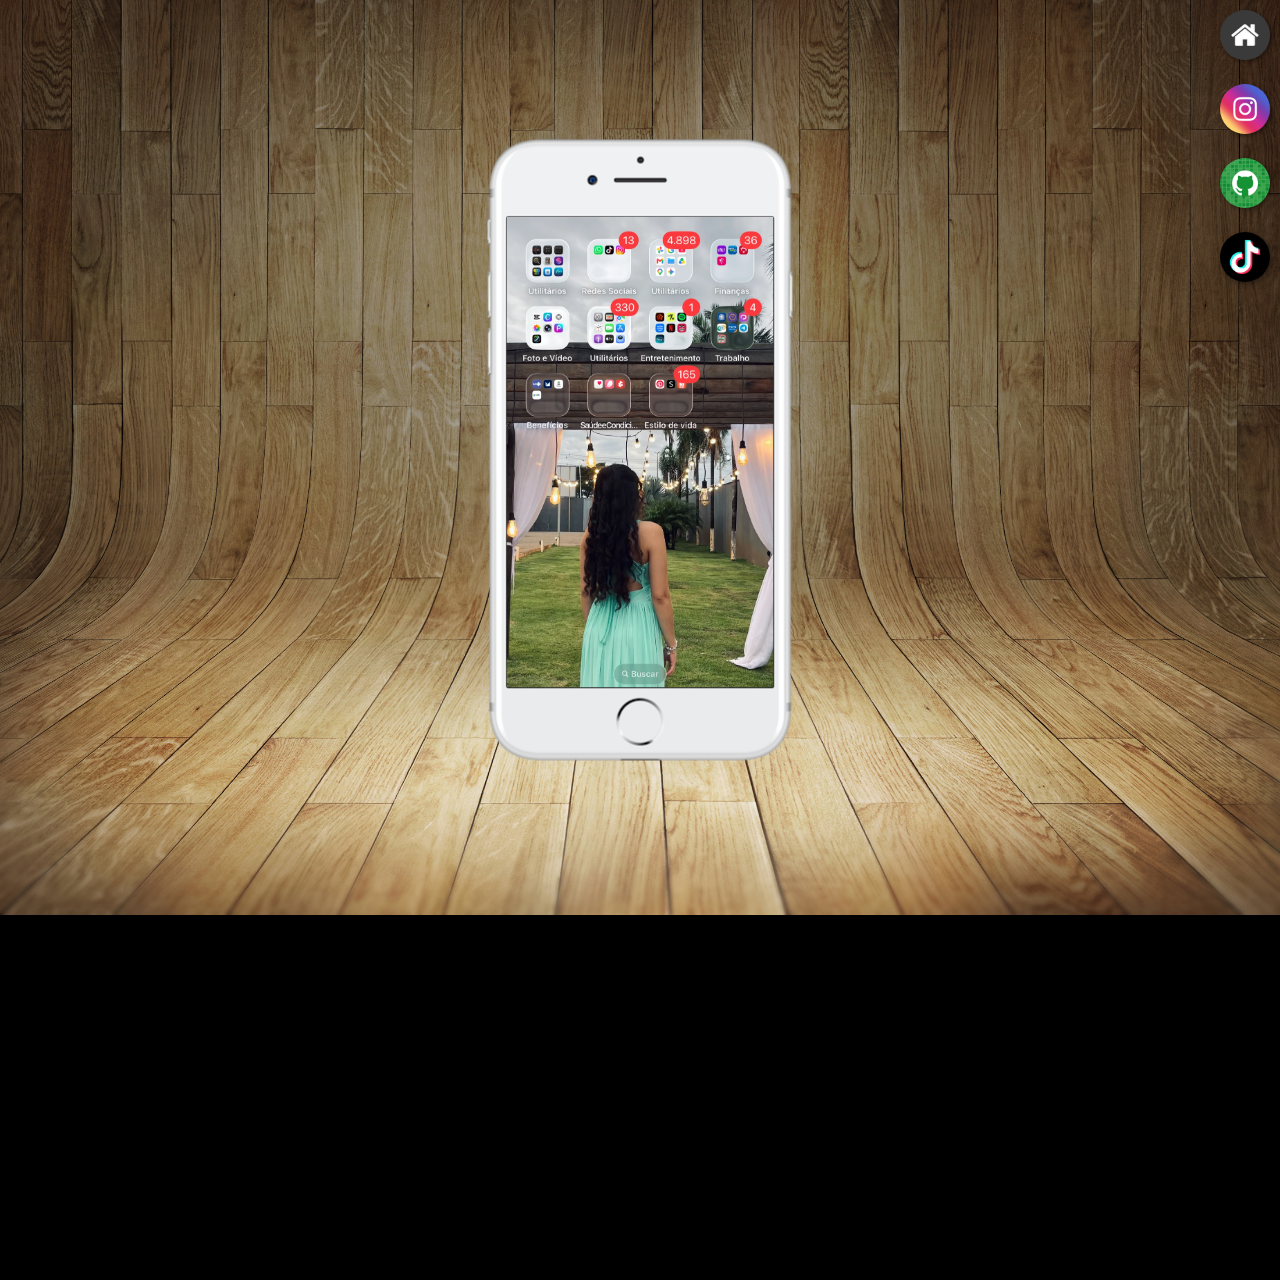
<file: index.html>
<!DOCTYPE html>
<html lang="pt-br">
<head>
    <meta charset="UTF-8">
    <meta name="viewport" content="width=device-width, initial-scale=1.0">
    <link rel="shortcut icon" href="favicon.ico" type="image/x-icon">
    <link rel="stylesheet" href="estilo/style.css">
    <title>Projetos Redes Sociais </title>
</head>
<body>
  <main>
    <section id="telefone">
        <iframe  src="home.html" name="tela"  id=tela frameborder="0">
          Seu navegador não é compatível com isso.
        </iframe>

    </section>
    <section id="redes-sociais">
      <a href="home.html" target="tela"> <img src="imagens/logo-home.jpg" alt="home"></a><br>
      <a href="insta.html" target="tela"><img src="imagens/logo-instagram.jpg" alt="insta"></a><br>
      <a href="github.html" target="tela"><img src="imagens/logo-github.jpg" alt="github"></a><br>
      <a href="tiktok.html" target="tela"> <img src="imagens/logo-tiktok.jpeg" alt="tiktok"></a><br>
      
    
  
    </section>
  </main>  
</body>
</html>
</file>
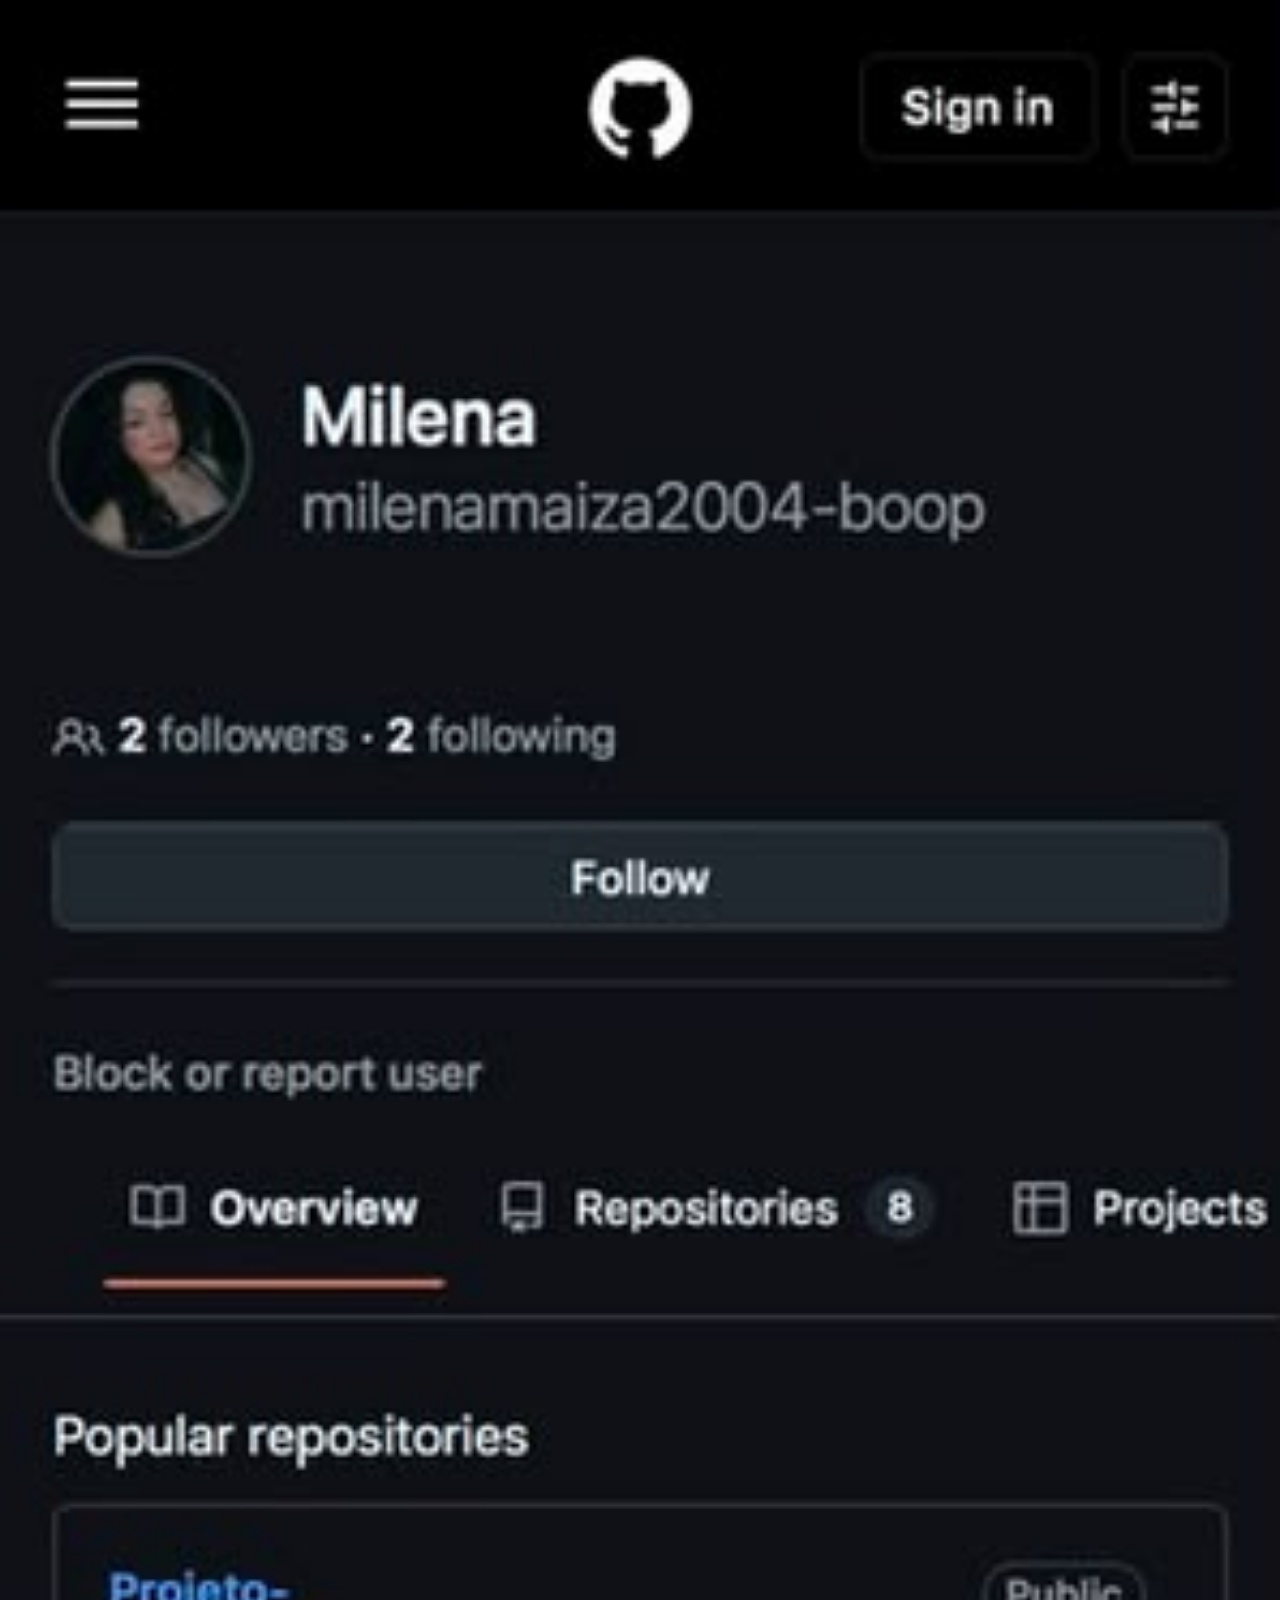
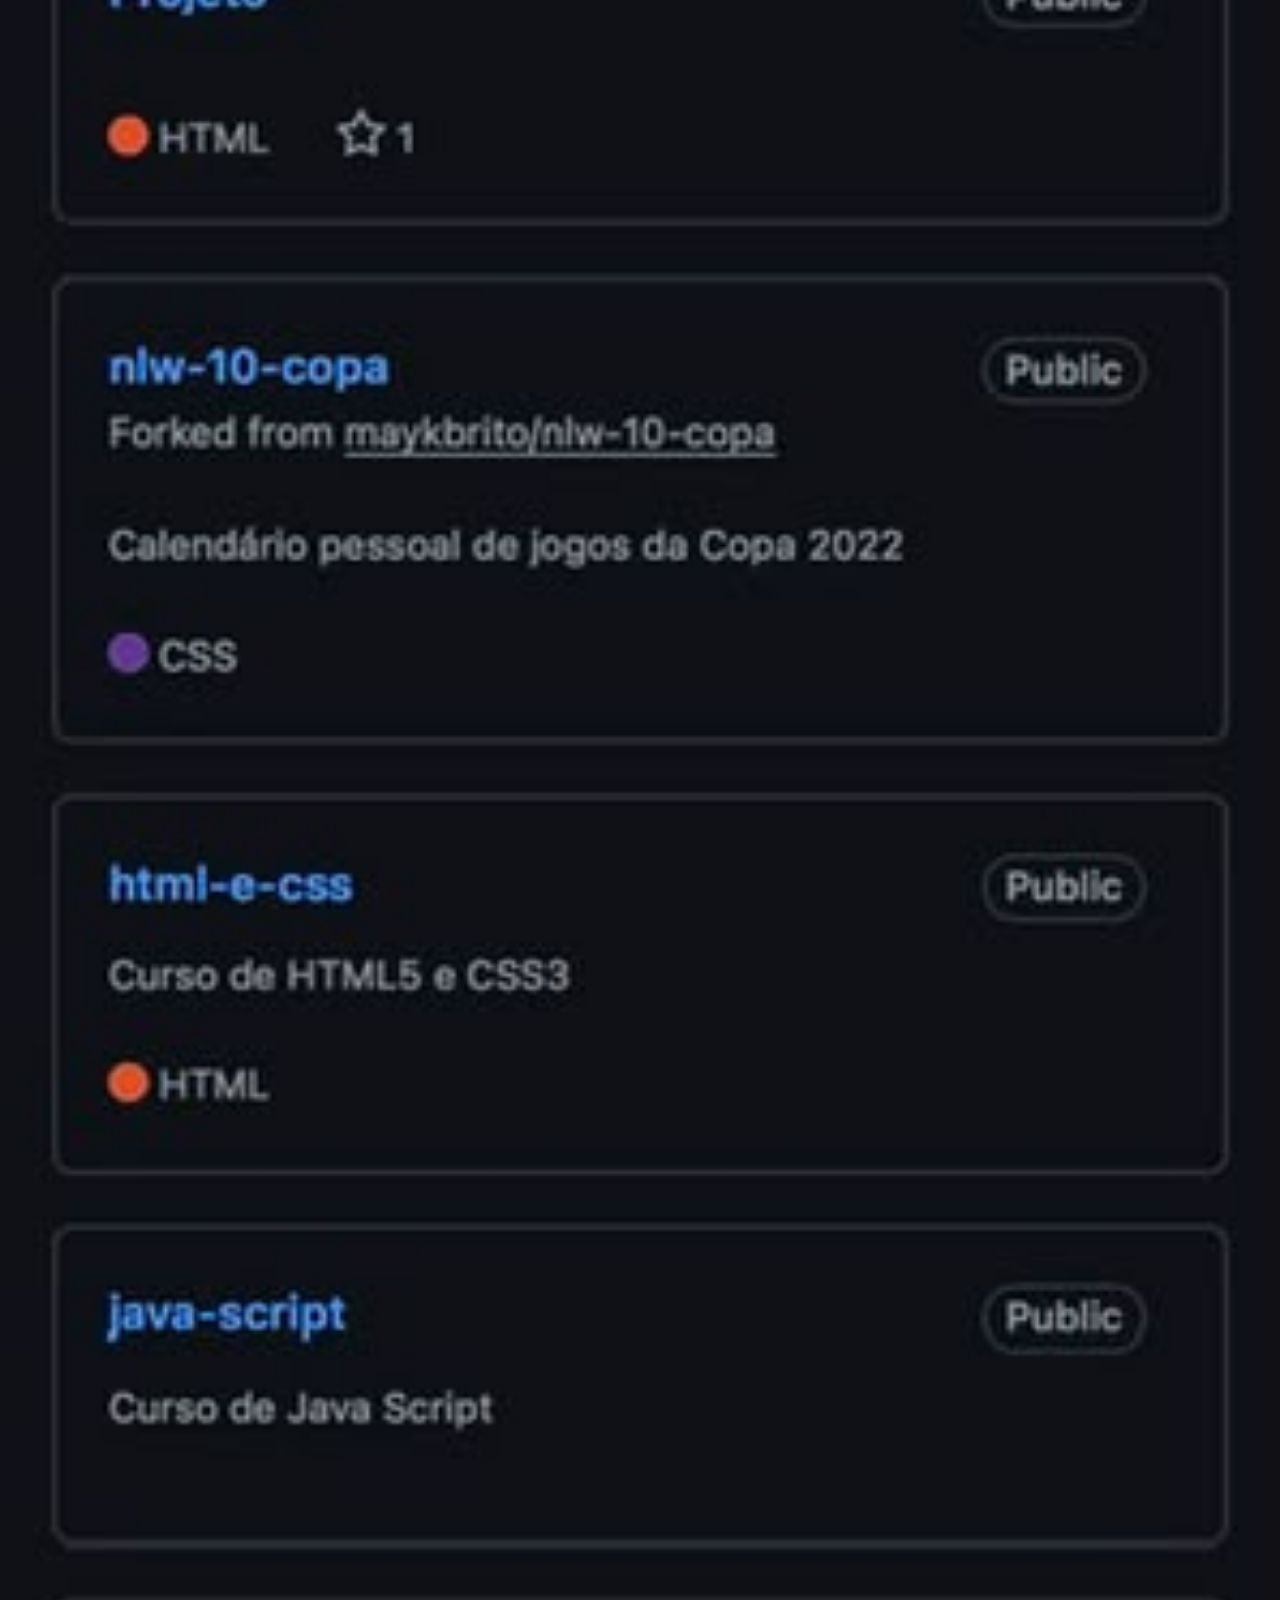
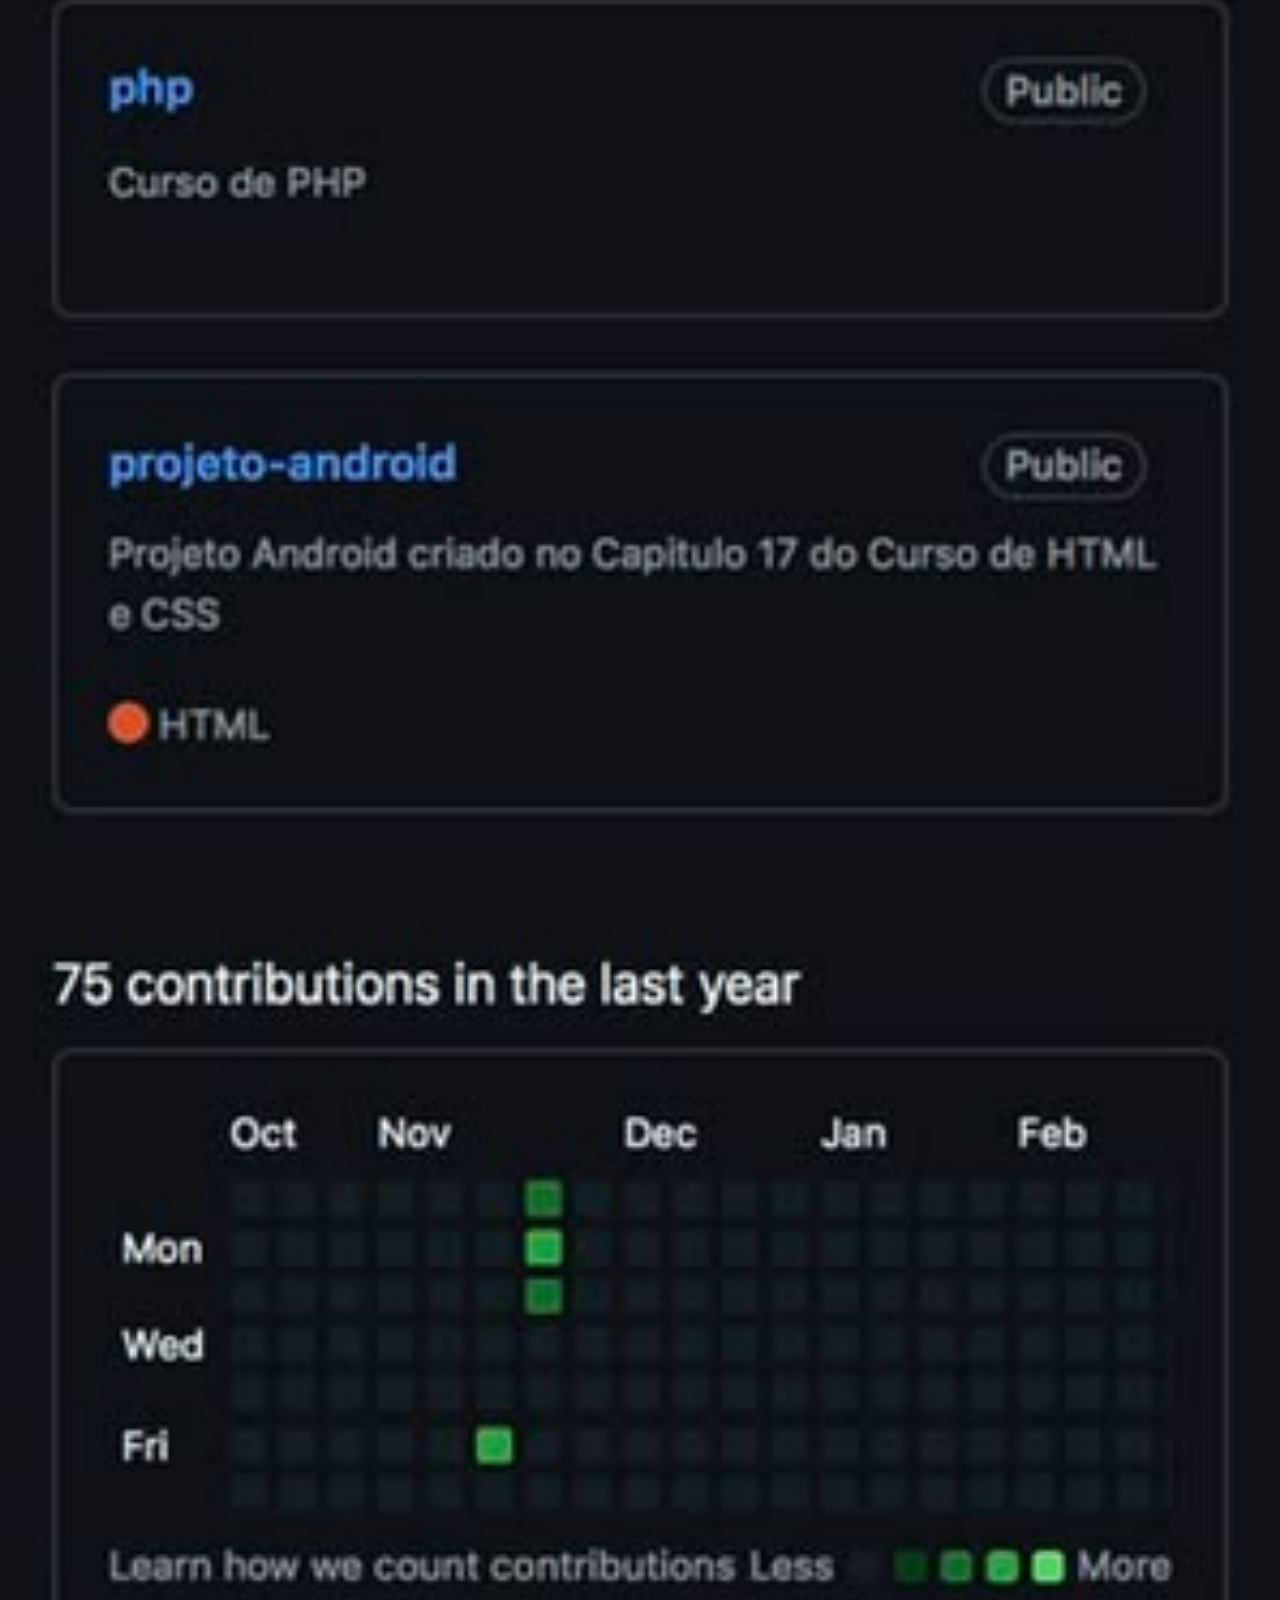
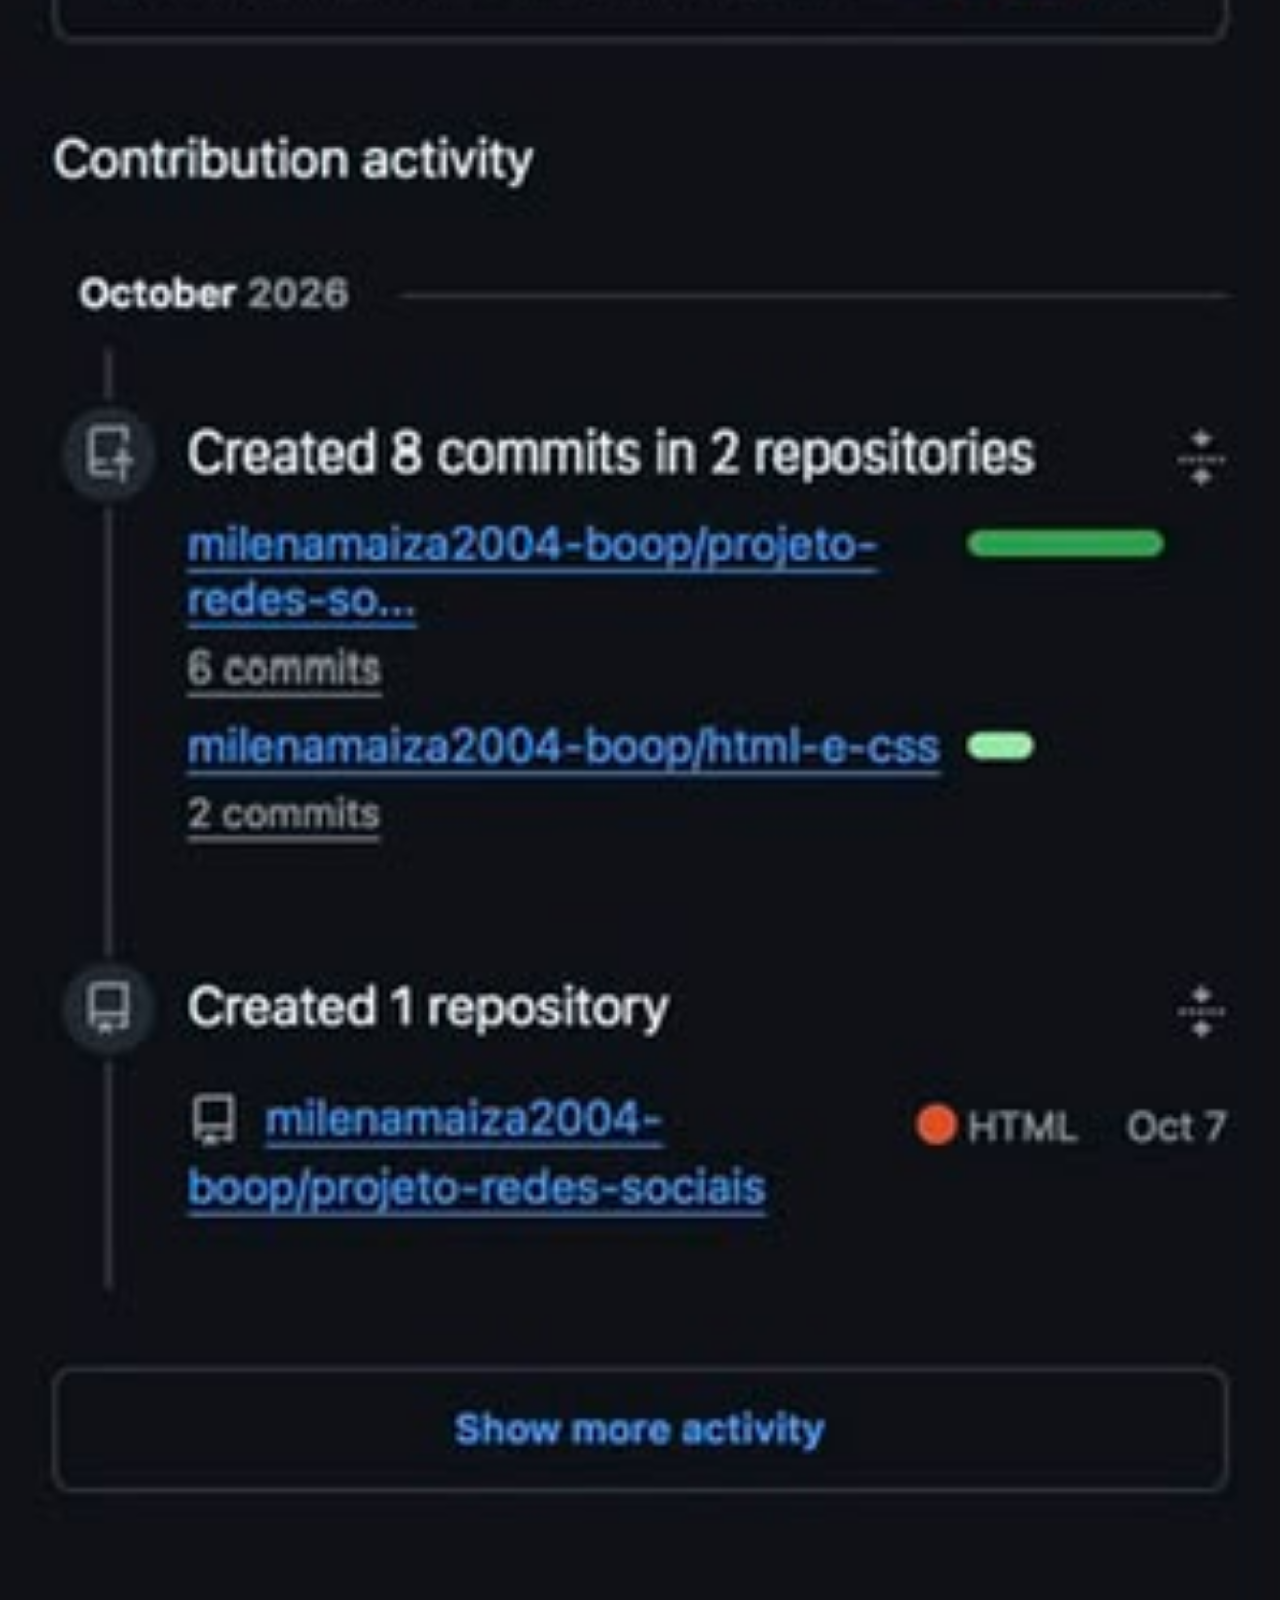
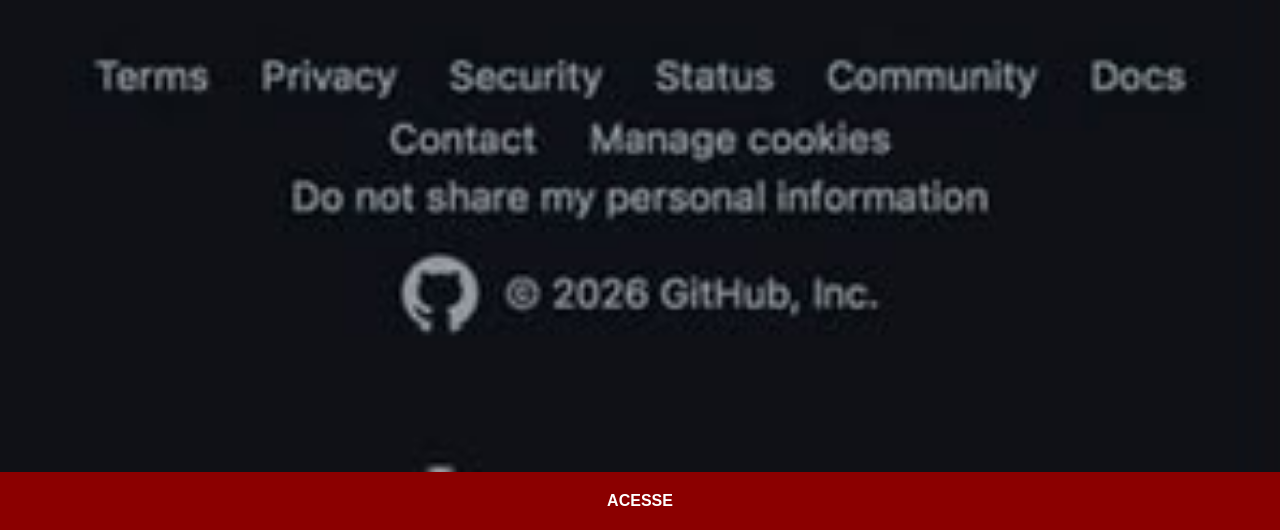
<file: github.html>
<!DOCTYPE html>
<html lang="pt-br">
<head>
    <meta charset="UTF-8">
    <meta name="viewport" content="width=device-width, initial-scale=1.0">
    <link rel="stylesheet" href="estilo/social.css">
    <title>Github</title>
</head>
<body>
    <img src="imagens/tela-github.jpeg" alt="github" >
    <a href="https://github.com/milenamaiza2004-boop" target="_blank">ACESSE</a>
</body>
</html>
</file>
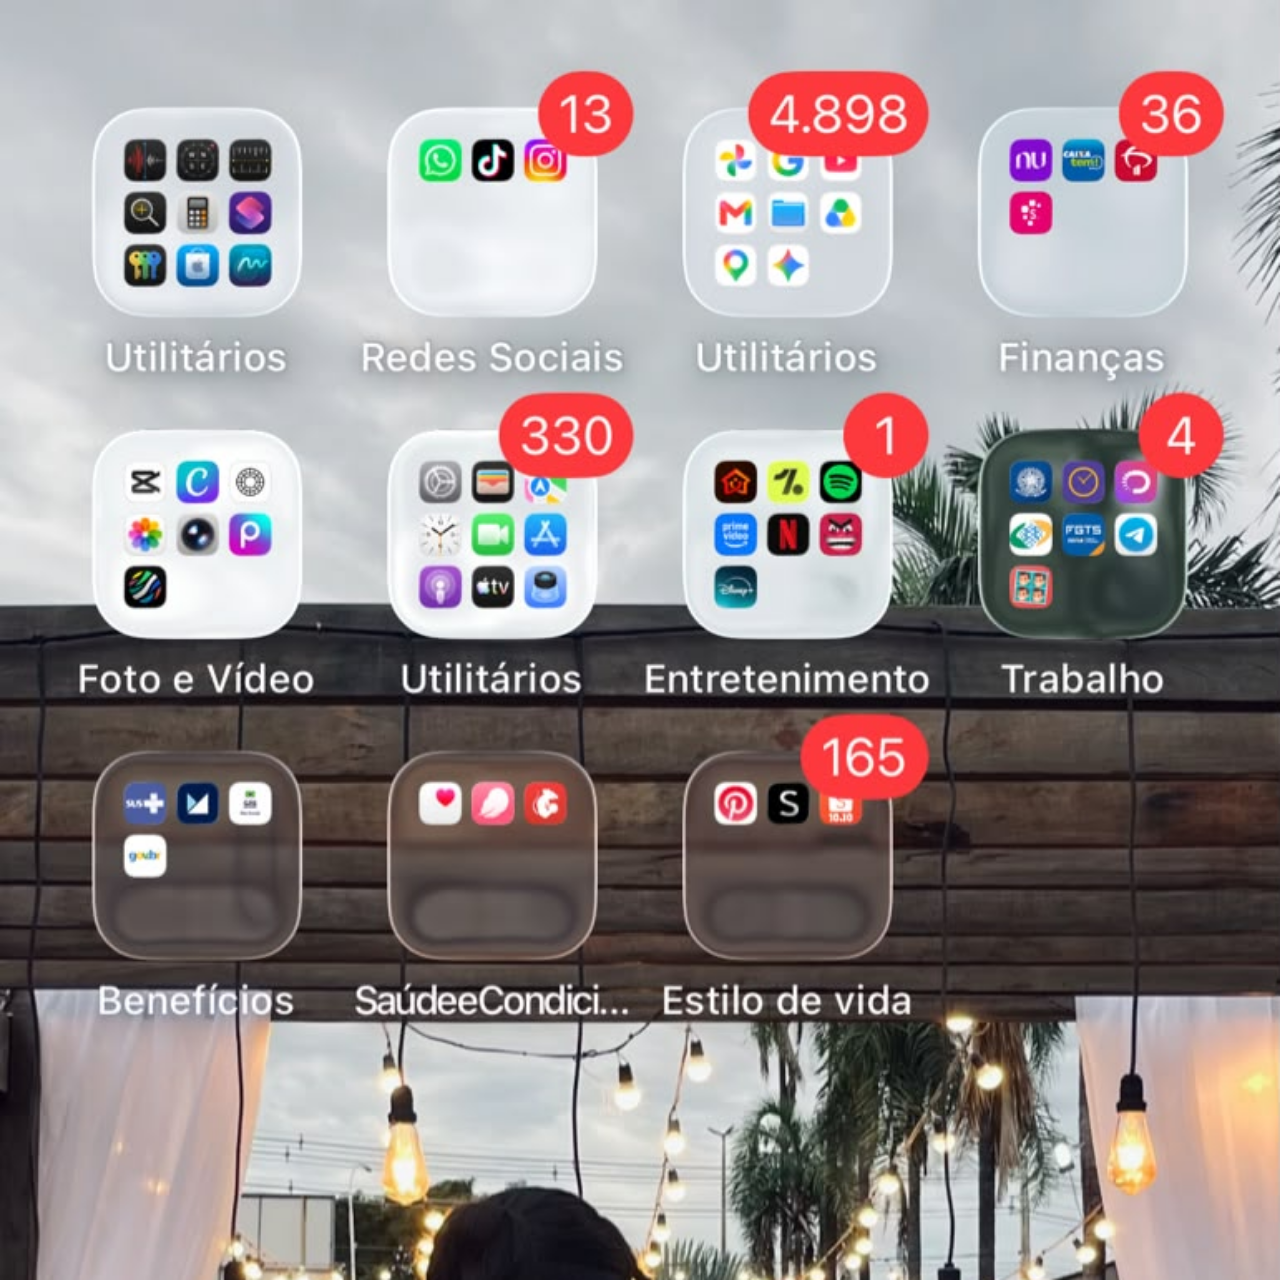
<file: home.html>
<!DOCTYPE html>
<html lang="pt-br">
<head>
    <meta charset="UTF-8">
    <meta name="viewport" content="width=device-width, initial-scale=1.0">
    <title>Home</title>
</head>
<style>
    *{
        margin: 0px;
        padding: 0px;
    }

    body{
        width: 100%;
        height: 100vw;
        margin: 0px;
        background: black url('imagens/tela-home\ \(2\).jpeg') no-repeat top center;
        background-size: 100% auto;
        background-attachment: scroll;
        
    }
</style>
<body>
    
</body>
</html>
</file>
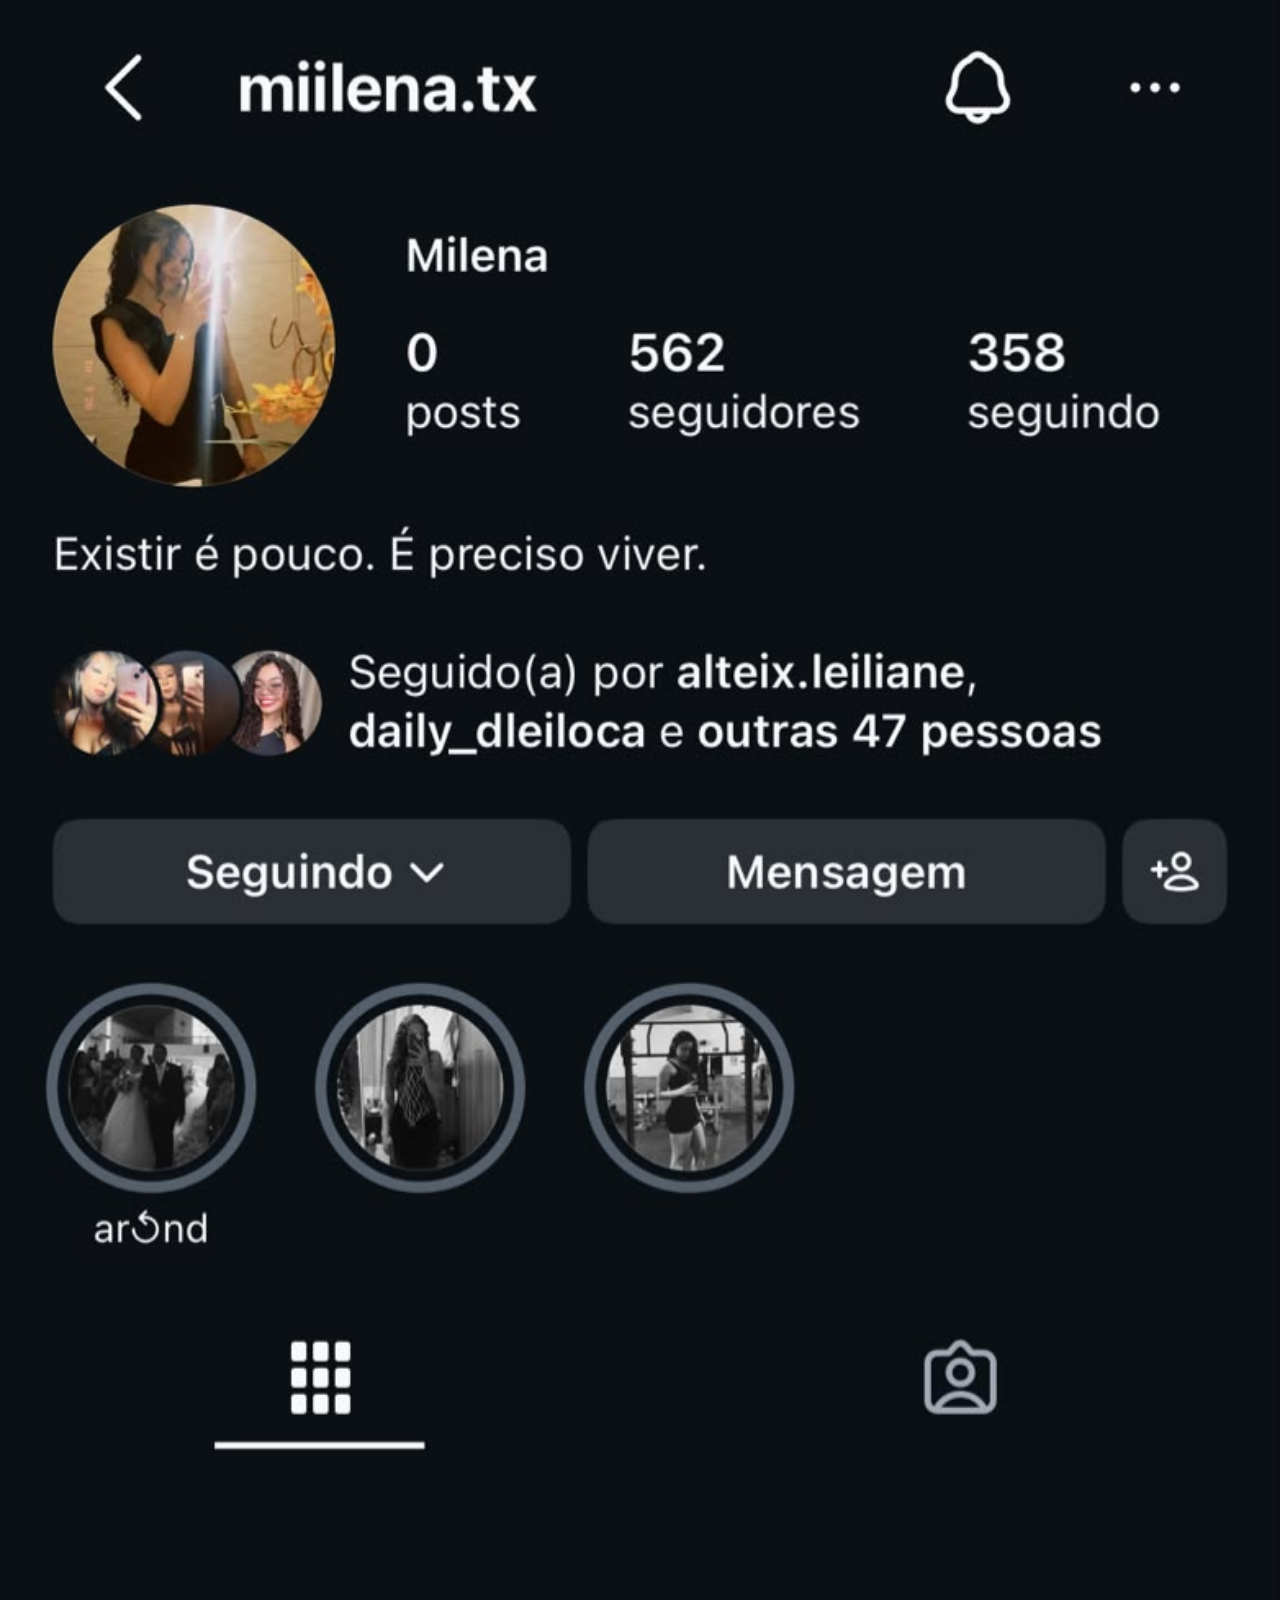
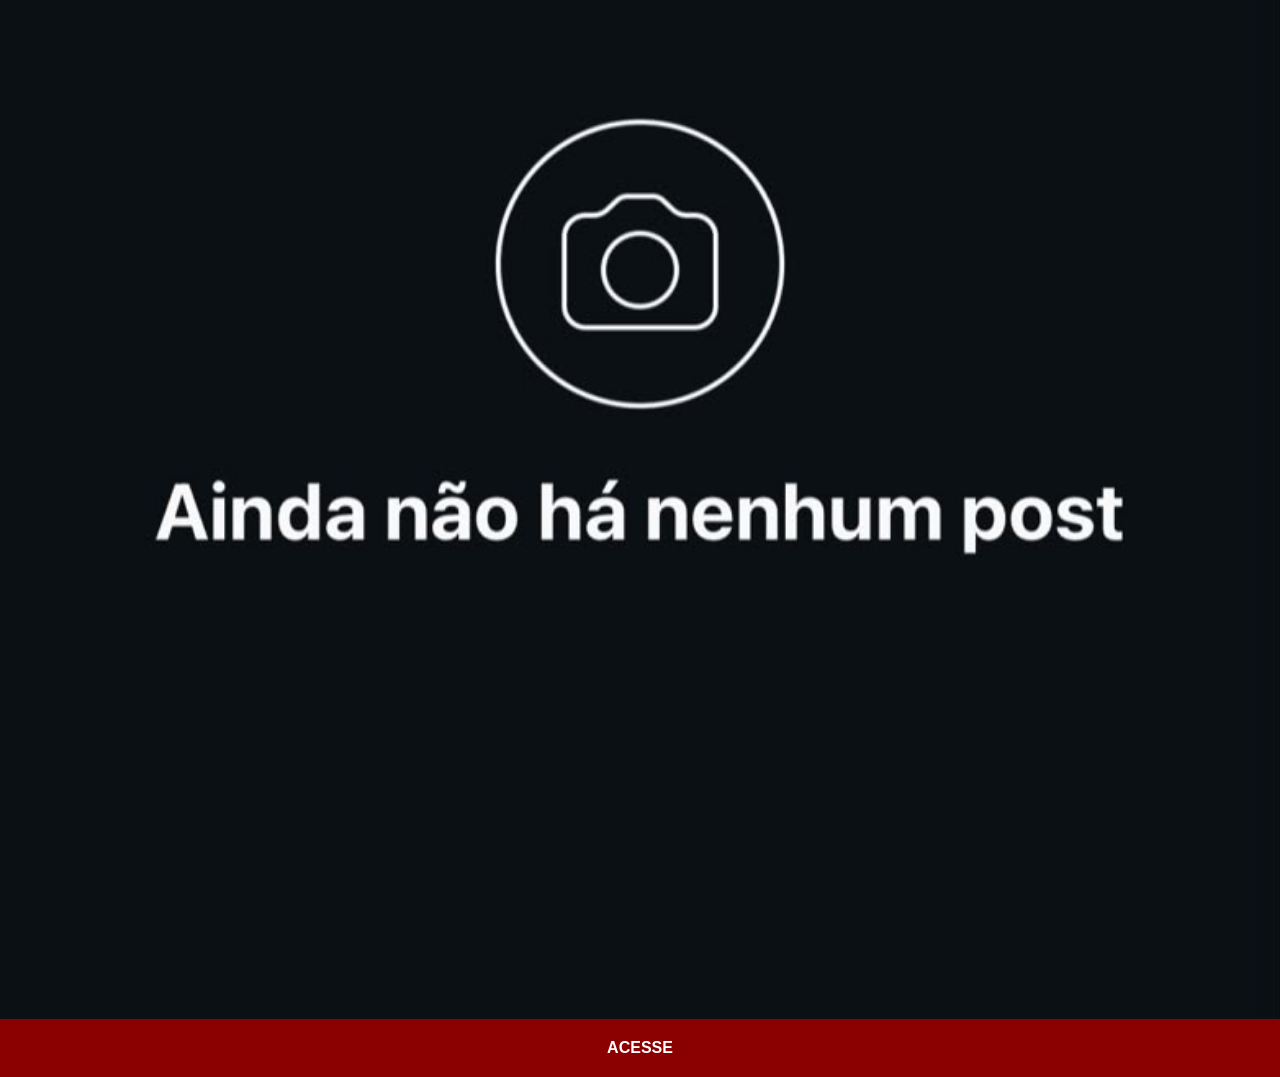
<file: insta.html>
<!DOCTYPE html>
<html lang="pt-br">
<head>
    <meta charset="UTF-8">
    <meta name="viewport" content="width=device-width, initial-scale=1.0">
    <link rel="stylesheet" href="estilo/social.css">
    <title>Instagram</title>
    
</head>
<body>
    <img src="imagens/tela-instagram.jpeg" alt="insta">
    <a href="https://www.instagram.com/miilena.tx/" target="_blank">ACESSE</a>
</body>
</html>
</file>
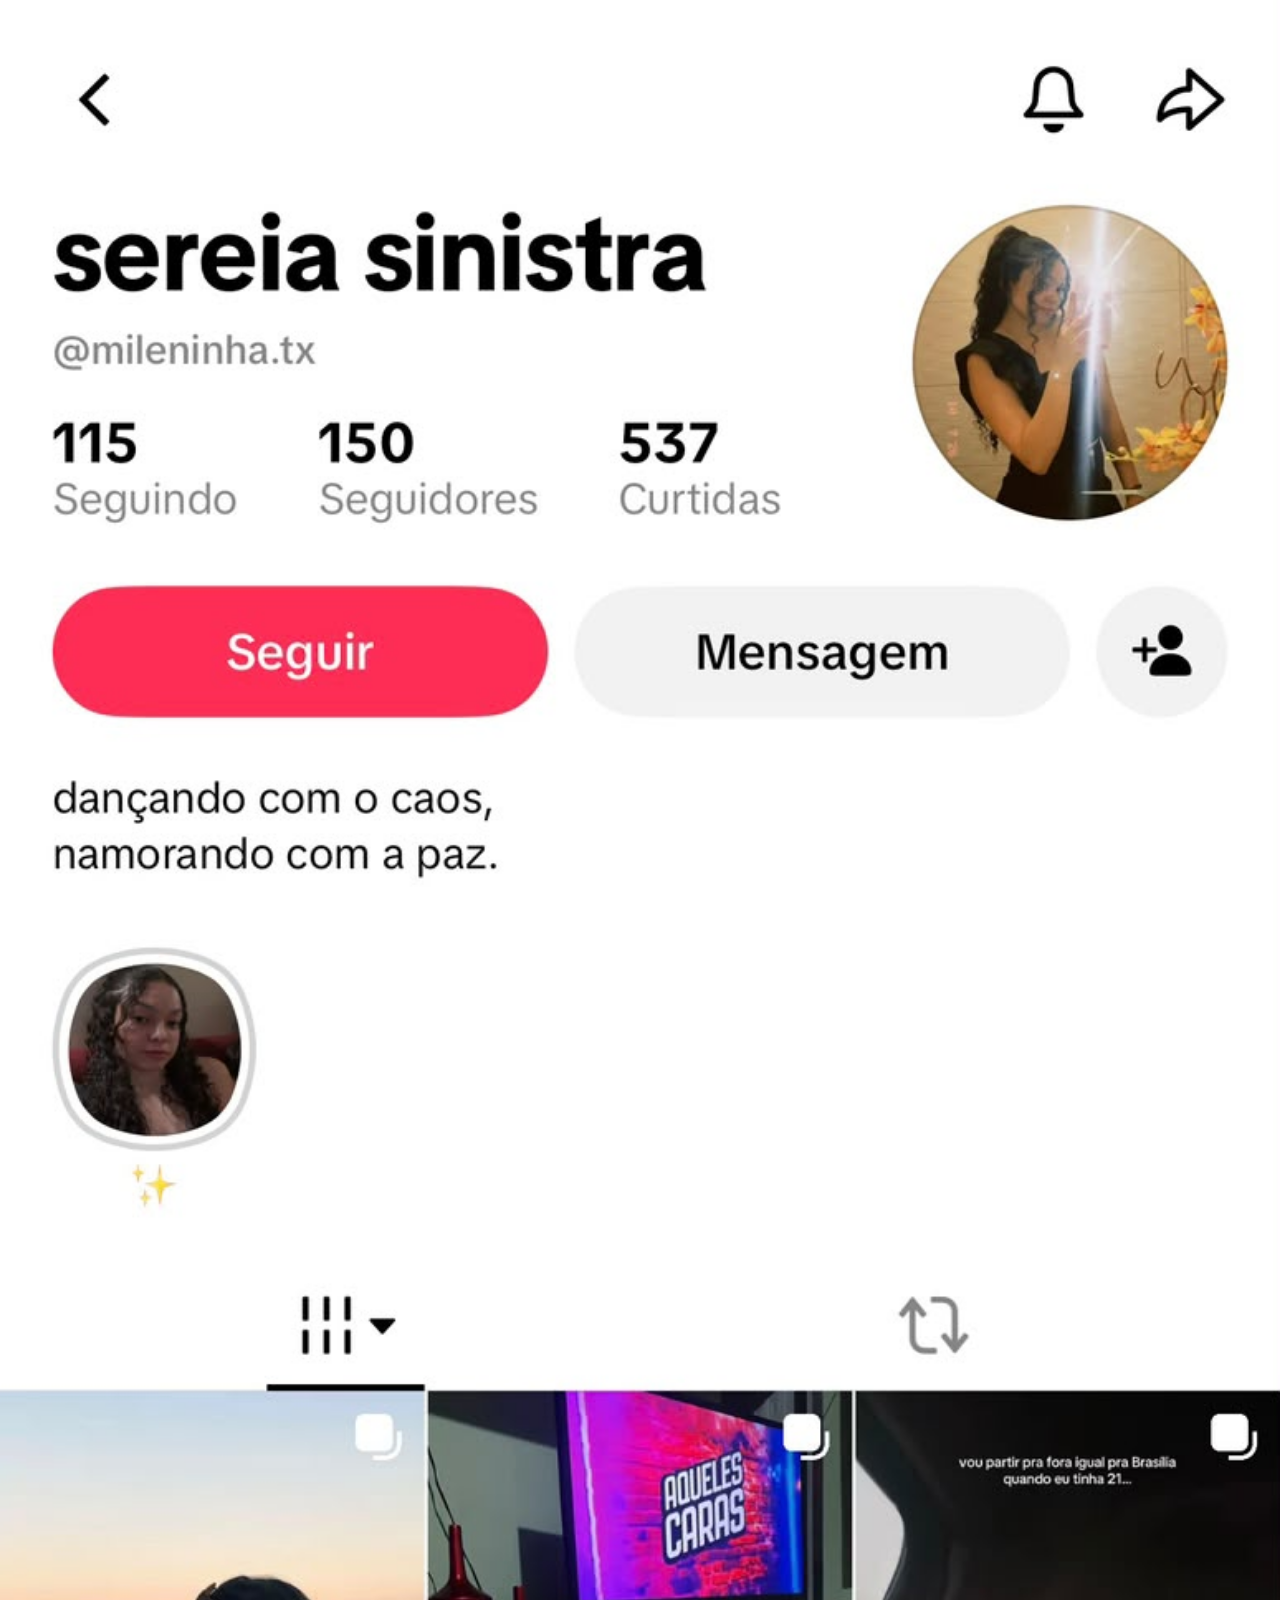
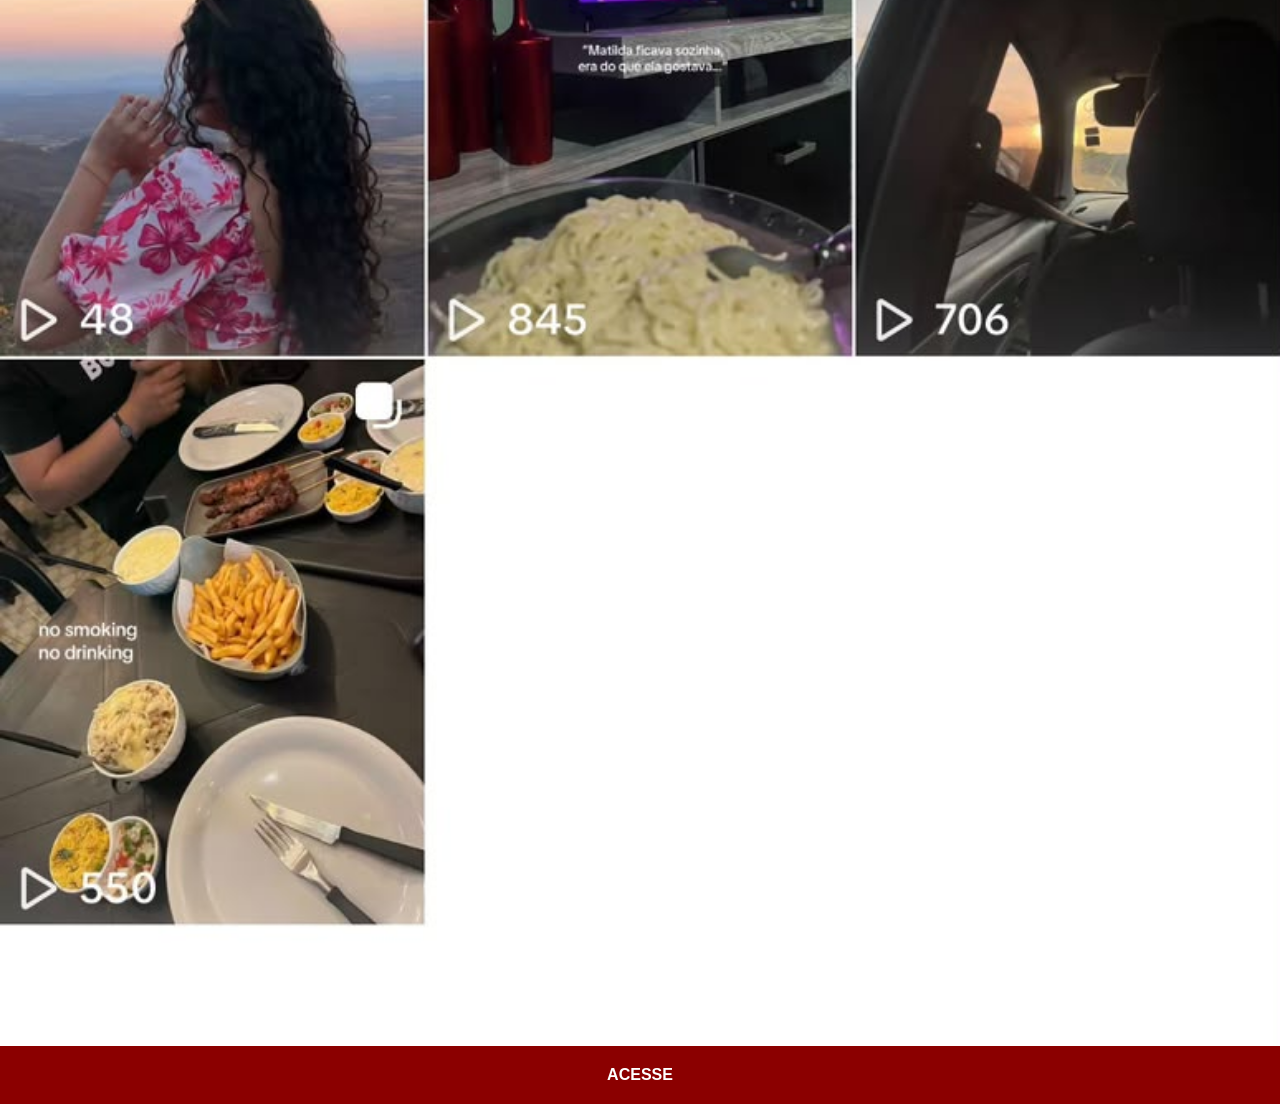
<file: tiktok.html>
<!DOCTYPE html>
<html lang="pt-br">
<head>
    <meta charset="UTF-8">
    <meta name="viewport" content="width=device-width, initial-scale=1.0">
    <link rel="stylesheet" href="estilo/social.css">
    <title>Tiktok</title>
</head>
<body>
    <img src="imagens/tela-tiktok.jpeg" alt="Tiktok">
    <a href="https://www.tiktok.com/@mileninha.tx" target="_blank">ACESSE</a>
</body>
</html>
</file>
<file: estilo/style.css>
@charset "UTF-8";

*{
    margin: 0px;
    padding: 0px;
    font-family: Arial, Helvetica, sans-serif;
}

html, body{
    min-height: 100%;
    width: 100%;
    background-color: black;
}

body{
    background: url('../imagens/fundo-madeira.jpg') no-repeat top center;
    background-size: cover;
    background-position: center;
    background-attachment: fixed;
    min-height: 100vw;
}

main{
    height: 100vh;
    position: relative;

}

section#telefone {
    position: absolute;
    top: 50%;
    left: 50%;
    width: 75%;
    transform: translate(-50%,-50%);



    height: 627px;
    width: 311px;
    background: url('../imagens/frame-iphone.png') no-repeat;
    display: block;
}

iframe#tela{
    position: relative;
    top: 80px;
    left:22px;
    width: 267px;
    height: 471px;
}

section#redes-sociais{
    text-align: right;
}

section#redes-sociais img{
    width: 50px;
    height: 50px;
    margin: 10px;
    border-radius: 50%;
    box-shadow: 2px 2px 5px rgba(0, 0, 0, 0.423);
    box-sizing: border-box;
}

section#redes-sociais img:hover{
    border: 2px solid rgba(255, 255, 255, 0.542);
    transform: translate(-3px, -3px);
    box-shadow: 5px 5px 10px rgba(0, 0, 0, 0.605);
    transition: transform 0.5s border: 1s;


}
</file>
<file: estilo/social.css>
@charset "UTF-8";

*{
    margin: 0px;
    padding:0px;
    font-family: Arial, Helvetica, sans-serif;
    }

::-webkit-scrollbar{
    width: 0px;
    height:0px;
}

img{
    width: 100%;
    display: block;

 }

a{
    display: block;
    background-color: darkred;
    padding: 20px;
    text-align: center;
    font-weight: bolder;
    text-decoration: none;
    color: white;
}

a:hover{

    background-color: red;
 }
</file>
